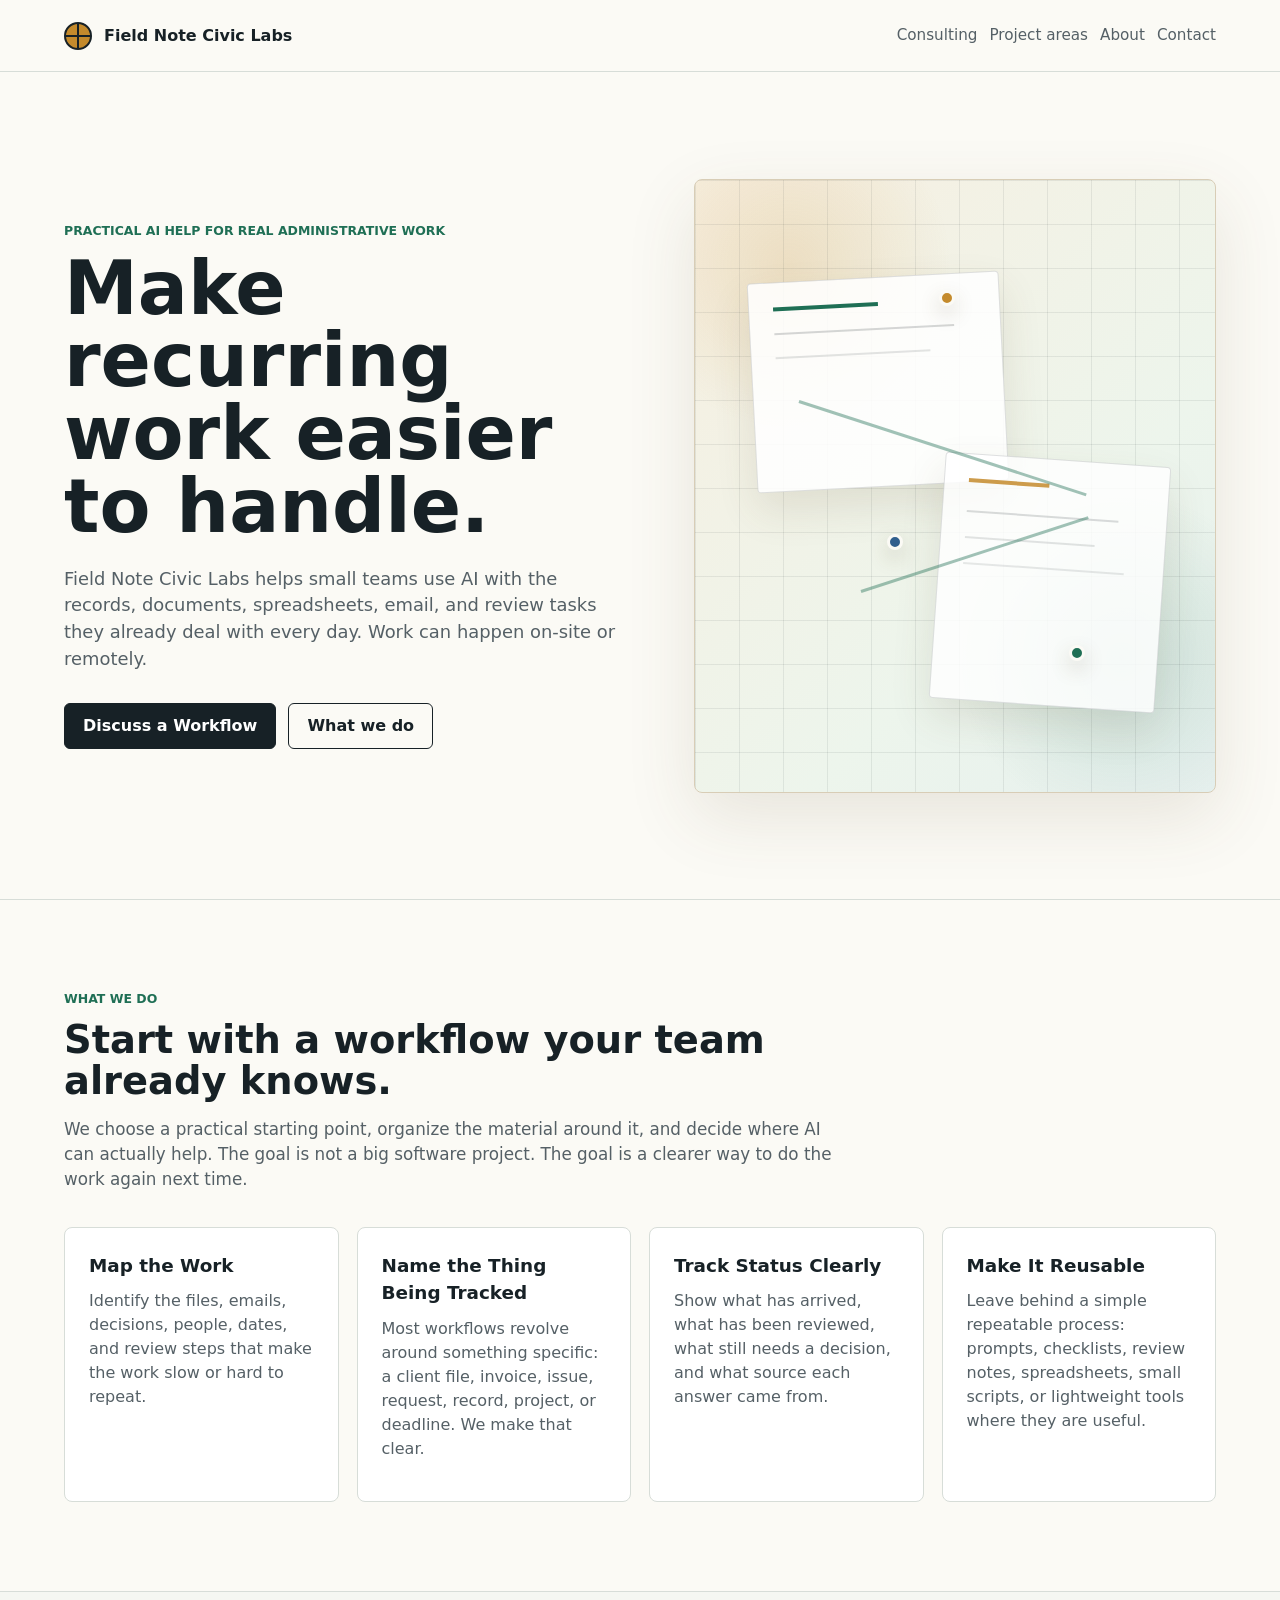
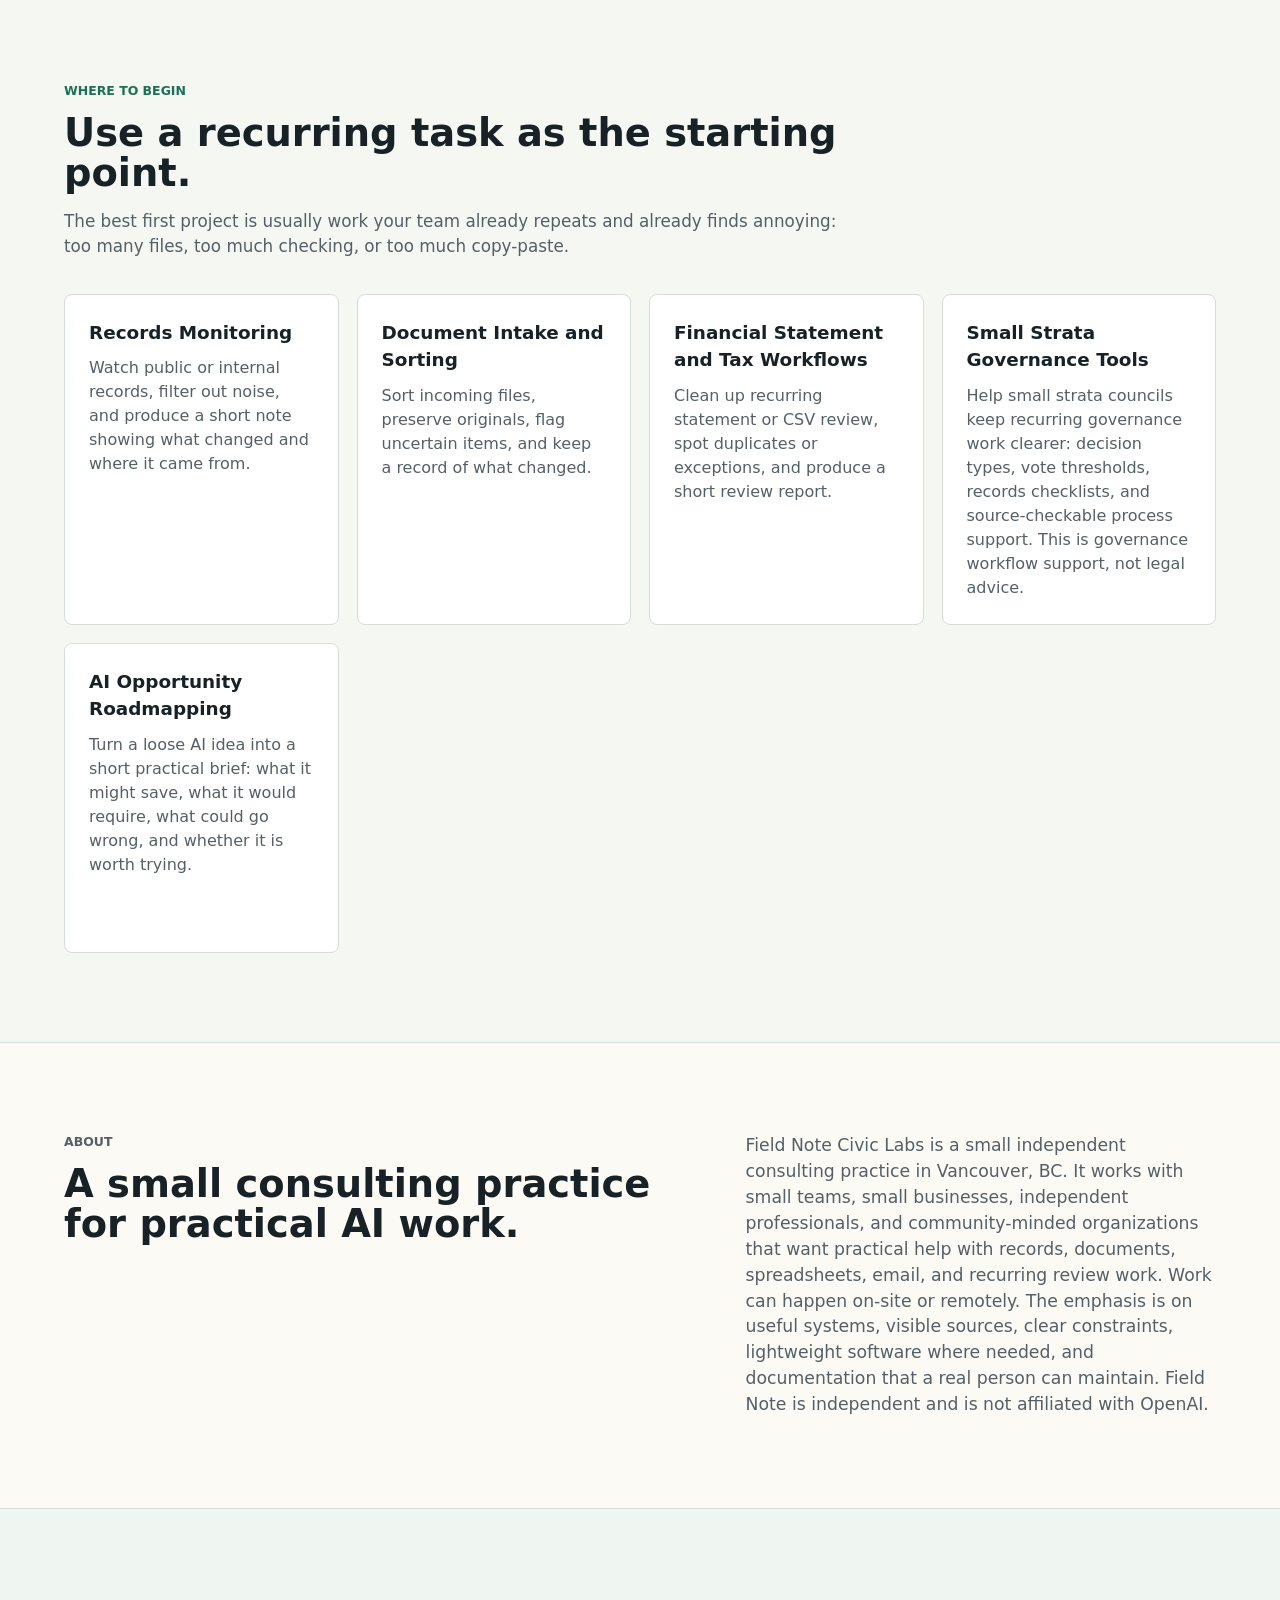
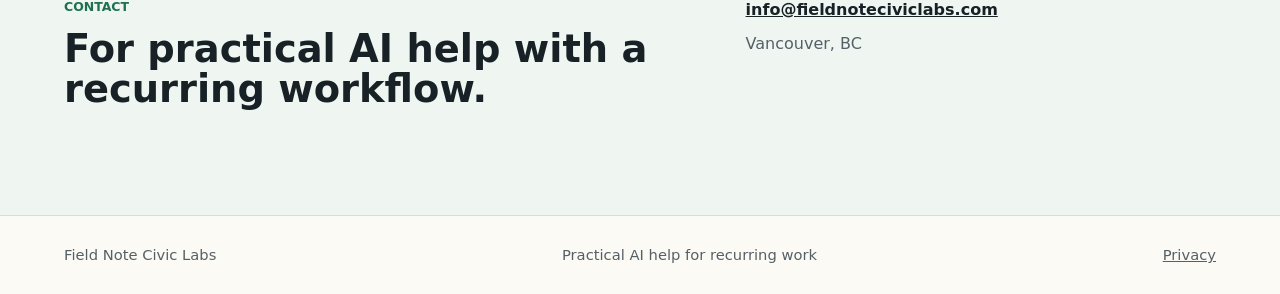
<file: index.html>
<!doctype html>
<html lang="en">
  <head>
    <meta charset="utf-8">
    <meta name="viewport" content="width=device-width, initial-scale=1">
    <title>Field Note Civic Labs | Practical AI workflow help</title>
    <meta
      name="description"
      content="Field Note Civic Labs helps small teams use AI on real administrative work, on-site or remotely: records, documents, spreadsheets, email, and recurring review tasks."
    >
    <meta property="og:title" content="Field Note Civic Labs">
    <meta
      property="og:description"
      content="Practical AI help, on-site or remote, for records, documents, spreadsheets, email, and recurring review work."
    >
    <meta property="og:type" content="website">
    <meta property="og:url" content="https://fieldnoteciviclabs.com/">
    <link rel="canonical" href="https://fieldnoteciviclabs.com/">
    <link rel="alternate" type="text/plain" href="https://fieldnoteciviclabs.com/llms.txt" title="AI-readable site summary">
    <link rel="alternate" type="application/json" href="https://fieldnoteciviclabs.com/site-index.json" title="Structured site index">
    <link rel="stylesheet" href="./styles.css">
    <meta name="fieldnote-analytics" content="disabled">
    <script src="./analytics.js?v=20260610" defer></script>
    <script type="application/ld+json">
      {
        "@context": "https://schema.org",
        "@graph": [
          {
            "@type": "WebSite",
            "@id": "https://fieldnoteciviclabs.com/#website",
            "name": "Field Note Civic Labs",
            "url": "https://fieldnoteciviclabs.com/",
            "description": "Practical AI help, on-site or remote, for records, documents, spreadsheets, email, and recurring review work.",
            "inLanguage": "en-CA",
            "publisher": {
              "@id": "https://fieldnoteciviclabs.com/#practice"
            }
          },
          {
            "@type": "ProfessionalService",
            "@id": "https://fieldnoteciviclabs.com/#practice",
            "name": "Field Note Civic Labs",
            "url": "https://fieldnoteciviclabs.com/",
            "email": "info@fieldnoteciviclabs.com",
            "description": "Field Note Civic Labs helps small teams use AI on real administrative work, on-site or remotely: records, documents, spreadsheets, email, and recurring review tasks.",
            "areaServed": {
              "@type": "Place",
              "name": "Vancouver, British Columbia"
            },
            "address": {
              "@type": "PostalAddress",
              "addressLocality": "Vancouver",
              "addressRegion": "BC",
              "addressCountry": "CA"
            },
            "knowsAbout": [
              "Civic technology",
              "Information design",
              "AI adoption",
              "Source-checkable AI workflows",
              "Records and paperwork workflows",
              "Document intake",
              "Workflow automation",
              "Small custom tools",
              "AI workflow review"
            ],
            "serviceType": [
              "Practical AI workflow help",
              "Workflow mapping",
              "Source-checkable review",
              "Document intake and sorting",
              "Records monitoring",
              "Lightweight internal tools",
              "AI opportunity review"
            ],
            "hasOfferCatalog": {
              "@type": "OfferCatalog",
              "name": "Field Note Civic Labs services",
              "itemListElement": [
                {
                  "@type": "Offer",
                  "itemOffered": {
                    "@type": "Service",
                    "name": "Workflow mapping",
                    "description": "Practical help choosing a starting workflow and mapping the files, emails, decisions, people, dates, and review steps around it."
                  }
                },
                {
                  "@type": "Offer",
                  "itemOffered": {
                    "@type": "Service",
                    "name": "Source-checkable review",
                    "description": "Help showing what arrived, what was reviewed, what still needs a decision, and what source each answer came from."
                  }
                },
                {
                  "@type": "Offer",
                  "itemOffered": {
                    "@type": "Service",
                    "name": "Reusable process design",
                    "description": "Simple repeatable processes using prompts, checklists, review notes, spreadsheets, small scripts, or lightweight tools where useful."
                  }
                }
              ]
            }
          }
        ]
      }
    </script>
  </head>
  <body>
    <header class="site-header">
      <a class="brand" href="./" aria-label="Field Note Civic Labs home">
        <span class="brand-mark" aria-hidden="true"></span>
        <span>Field Note Civic Labs</span>
      </a>
      <nav aria-label="Primary navigation">
        <a href="#services">Consulting</a>
        <a href="#projects">Project areas</a>
        <a href="#about">About</a>
        <a href="#contact">Contact</a>
      </nav>
    </header>

    <main>
      <section class="hero">
        <div class="hero-copy">
          <p class="eyebrow">Practical AI help for real administrative work</p>
          <h1>Make recurring work easier to handle.</h1>
          <p class="lede">
            Field Note Civic Labs helps small teams use AI with the records, documents,
            spreadsheets, email, and review tasks they already deal with every day. Work can happen
            on-site or remotely.
          </p>
          <div class="hero-actions" aria-label="Primary actions">
            <a class="button primary" href="#contact" data-track="hero_contact">Discuss a Workflow</a>
            <a class="button secondary" href="#services" data-track="hero_services">What we do</a>
          </div>
        </div>
        <div class="field-visual" aria-hidden="true">
          <div class="map-grid">
            <span class="pin pin-one"></span>
            <span class="pin pin-two"></span>
            <span class="pin pin-three"></span>
            <span class="route route-one"></span>
            <span class="route route-two"></span>
          </div>
        </div>
      </section>

      <section id="services" class="section">
        <div class="section-heading">
          <p class="eyebrow">What we do</p>
          <h2>Start with a workflow your team already knows.</h2>
          <p>
            We choose a practical starting point, organize the material around it, and decide where
            AI can actually help. The goal is not a big software project. The goal is a clearer way
            to do the work again next time.
          </p>
        </div>
        <div class="service-grid">
          <article>
            <h3>Map the Work</h3>
            <p>
              Identify the files, emails, decisions, people, dates, and review steps that make the
              work slow or hard to repeat.
            </p>
          </article>
          <article>
            <h3>Name the Thing Being Tracked</h3>
            <p>
              Most workflows revolve around something specific: a client file, invoice, issue,
              request, record, project, or deadline. We make that clear.
            </p>
          </article>
          <article>
            <h3>Track Status Clearly</h3>
            <p>
              Show what has arrived, what has been reviewed, what still needs a decision, and what
              source each answer came from.
            </p>
          </article>
          <article>
            <h3>Make It Reusable</h3>
            <p>
              Leave behind a simple repeatable process: prompts, checklists, review notes,
              spreadsheets, small scripts, or lightweight tools where they are useful.
            </p>
          </article>
        </div>
      </section>

      <section id="projects" class="section research-section">
        <div class="section-heading">
          <p class="eyebrow">Where to begin</p>
          <h2>Use a recurring task as the starting point.</h2>
          <p>
            The best first project is usually work your team already repeats and already finds
            annoying: too many files, too much checking, or too much copy-paste.
          </p>
        </div>
        <div class="project-grid">
          <article>
            <h3>Records Monitoring</h3>
            <p>
              Watch public or internal records, filter out noise, and produce a short note showing
              what changed and where it came from.
            </p>
          </article>
          <article>
            <h3>Document Intake and Sorting</h3>
            <p>
              Sort incoming files, preserve originals, flag uncertain items, and keep a record of
              what changed.
            </p>
          </article>
          <article>
            <h3>Financial Statement and Tax Workflows</h3>
            <p>
              Clean up recurring statement or CSV review, spot duplicates or exceptions, and
              produce a short review report.
            </p>
          </article>
          <article>
            <h3>Small Strata Governance Tools</h3>
            <p>
              Help small strata councils keep recurring governance work clearer: decision types,
              vote thresholds, records checklists, and source-checkable process support.
              This is governance workflow support, not legal advice.
            </p>
          </article>
          <article>
            <h3>AI Opportunity Roadmapping</h3>
            <p>
              Turn a loose AI idea into a short practical brief: what it might save, what it would
              require, what could go wrong, and whether it is worth trying.
            </p>
          </article>
        </div>
      </section>

      <section id="about" class="section split">
        <div>
          <p class="eyebrow">About</p>
          <h2>A small consulting practice for practical AI work.</h2>
        </div>
        <p>
          Field Note Civic Labs is a small independent consulting practice in Vancouver, BC. It
          works with small teams, small businesses, independent professionals, and community-minded
          organizations that want practical help with records, documents, spreadsheets, email, and
          recurring review work. Work can happen on-site or remotely. The emphasis is on useful systems, visible sources, clear
          constraints, lightweight software where needed, and documentation that a real person can
          maintain.
          Field Note is independent and is not affiliated with OpenAI.
        </p>
      </section>

      <section id="contact" class="section contact-band">
        <div>
          <p class="eyebrow">Contact</p>
          <h2>For practical AI help with a recurring workflow.</h2>
        </div>
        <address>
          <a href="mailto:info@fieldnoteciviclabs.com" data-track="contact_email">info@fieldnoteciviclabs.com</a>
          <span>Vancouver, BC</span>
        </address>
      </section>
    </main>

    <footer>
      <span>Field Note Civic Labs</span>
      <span>Practical AI help for recurring work</span>
      <a href="./privacy.html">Privacy</a>
    </footer>
  </body>
</html>
</file>
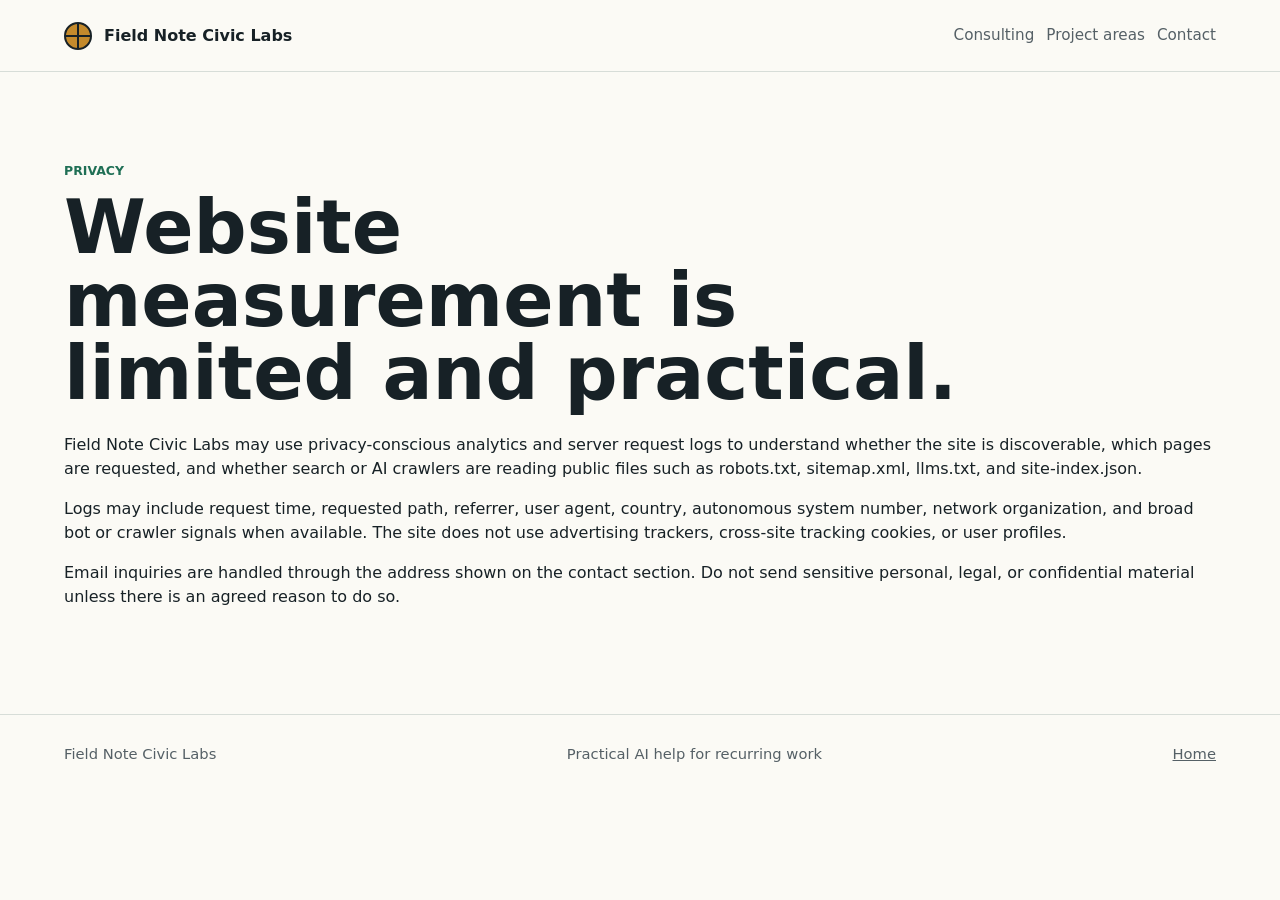
<file: privacy.html>
<!doctype html>
<html lang="en">
  <head>
    <meta charset="utf-8">
    <meta name="viewport" content="width=device-width, initial-scale=1">
    <title>Privacy | Field Note Civic Labs</title>
    <meta
      name="description"
      content="Privacy note for Field Note Civic Labs website analytics and request logging."
    >
    <link rel="canonical" href="https://fieldnoteciviclabs.com/privacy.html">
    <link rel="stylesheet" href="./styles.css">
  </head>
  <body>
    <header class="site-header">
      <a class="brand" href="./" aria-label="Field Note Civic Labs home">
        <span class="brand-mark" aria-hidden="true"></span>
        <span>Field Note Civic Labs</span>
      </a>
      <nav aria-label="Primary navigation">
        <a href="./#services">Consulting</a>
        <a href="./#projects">Project areas</a>
        <a href="./#contact">Contact</a>
      </nav>
    </header>

    <main>
      <section class="section text-page">
        <p class="eyebrow">Privacy</p>
        <h1>Website measurement is limited and practical.</h1>
        <p>
          Field Note Civic Labs may use privacy-conscious analytics and server request logs to
          understand whether the site is discoverable, which pages are requested, and whether search
          or AI crawlers are reading public files such as robots.txt, sitemap.xml, llms.txt, and
          site-index.json.
        </p>
        <p>
          Logs may include request time, requested path, referrer, user agent, country, autonomous
          system number, network organization, and broad bot or crawler signals when available. The
          site does not use advertising trackers, cross-site tracking cookies, or user profiles.
        </p>
        <p>
          Email inquiries are handled through the address shown on the contact section. Do not send
          sensitive personal, legal, or confidential material unless there is an agreed reason to do so.
        </p>
      </section>
    </main>

    <footer>
      <span>Field Note Civic Labs</span>
      <span>Practical AI help for recurring work</span>
      <a href="./">Home</a>
    </footer>
  </body>
</html>
</file>
<file: styles.css>
:root {
  color-scheme: light;
  --ink: #172126;
  --muted: #556066;
  --line: #d7ddd8;
  --paper: #fbfaf5;
  --wash: #eff5f1;
  --green: #1f6f55;
  --blue: #315f8d;
  --gold: #c48a2c;
  --white: #ffffff;
}

* {
  box-sizing: border-box;
}

html {
  scroll-behavior: smooth;
}

body {
  margin: 0;
  background: var(--paper);
  color: var(--ink);
  font-family:
    Inter, ui-sans-serif, system-ui, -apple-system, BlinkMacSystemFont, "Segoe UI", sans-serif;
  line-height: 1.5;
}

a {
  color: inherit;
}

.site-header {
  display: flex;
  align-items: center;
  justify-content: space-between;
  gap: 24px;
  min-height: 72px;
  padding: 18px clamp(20px, 5vw, 72px);
  border-bottom: 1px solid var(--line);
  background: rgba(251, 250, 245, 0.94);
  position: sticky;
  top: 0;
  z-index: 10;
  backdrop-filter: blur(12px);
}

.brand,
nav {
  display: flex;
  align-items: center;
  gap: 12px;
  flex-wrap: wrap;
}

.brand {
  text-decoration: none;
  font-weight: 700;
}

.brand-mark {
  width: 28px;
  height: 28px;
  border: 2px solid var(--ink);
  border-radius: 50%;
  background:
    linear-gradient(90deg, transparent 46%, var(--ink) 46% 54%, transparent 54%),
    linear-gradient(0deg, transparent 46%, var(--ink) 46% 54%, transparent 54%),
    var(--gold);
}

nav a {
  color: var(--muted);
  font-size: 0.95rem;
  text-decoration: none;
}

nav a:hover {
  color: var(--ink);
}

.hero {
  display: grid;
  grid-template-columns: minmax(0, 1.04fr) minmax(320px, 0.96fr);
  gap: clamp(32px, 5vw, 72px);
  align-items: center;
  min-height: calc(100svh - 72px);
  padding: clamp(48px, 7vw, 92px) clamp(20px, 5vw, 72px);
  border-bottom: 1px solid var(--line);
}

.hero-copy {
  max-width: 760px;
}

.eyebrow {
  margin: 0 0 12px;
  color: var(--green);
  font-size: 0.78rem;
  font-weight: 800;
  letter-spacing: 0;
  text-transform: uppercase;
}

h1,
h2,
h3,
p {
  margin-top: 0;
}

h1 {
  margin-bottom: 22px;
  font-size: clamp(2.45rem, 5.8vw, 5.8rem);
  line-height: 0.98;
  letter-spacing: 0;
  max-width: 900px;
}

h2 {
  margin-bottom: 16px;
  font-size: clamp(1.75rem, 3vw, 3.15rem);
  line-height: 1.05;
  letter-spacing: 0;
}

h3 {
  margin-bottom: 10px;
  font-size: 1.15rem;
}

.lede {
  max-width: 700px;
  color: var(--muted);
  font-size: clamp(1.05rem, 1.4vw, 1.28rem);
}

.hero-actions {
  display: flex;
  flex-wrap: wrap;
  gap: 12px;
  margin-top: 30px;
}

.button {
  display: inline-flex;
  align-items: center;
  justify-content: center;
  min-height: 46px;
  padding: 0 18px;
  border: 1px solid var(--ink);
  border-radius: 6px;
  font-weight: 700;
  text-decoration: none;
}

.button.primary {
  background: var(--ink);
  color: var(--white);
}

.button.secondary {
  background: transparent;
}

.field-visual {
  min-height: min(68svh, 620px);
  border: 1px solid #d8cdb6;
  border-radius: 8px;
  overflow: hidden;
  background:
    radial-gradient(circle at 18% 14%, rgba(196, 138, 44, 0.18), transparent 24%),
    radial-gradient(circle at 82% 78%, rgba(31, 111, 85, 0.15), transparent 26%),
    linear-gradient(135deg, #f7efe0, #edf5ec 64%, #e6f0ee);
  background-position: center;
  background-size: cover;
  box-shadow: 0 24px 70px rgba(92, 73, 42, 0.12);
}

.map-grid {
  position: relative;
  width: 100%;
  height: 100%;
  min-height: inherit;
  background-image:
    linear-gradient(rgba(23, 33, 38, 0.08) 1px, transparent 1px),
    linear-gradient(90deg, rgba(23, 33, 38, 0.08) 1px, transparent 1px);
  background-size: 44px 44px;
}

.map-grid::before,
.map-grid::after {
  position: absolute;
  border: 1px solid rgba(23, 33, 38, 0.14);
  border-radius: 4px;
  background: rgba(255, 255, 255, 0.82);
  box-shadow: 0 18px 42px rgba(92, 73, 42, 0.12);
  content: "";
}

.map-grid::before {
  top: 16%;
  left: 11%;
  width: 48%;
  height: 34%;
  transform: rotate(-3deg);
  background:
    linear-gradient(var(--green), var(--green)) 24px 24px / 42% 4px no-repeat,
    linear-gradient(rgba(23, 33, 38, 0.18), rgba(23, 33, 38, 0.18)) 24px 50px / 72% 2px no-repeat,
    linear-gradient(rgba(23, 33, 38, 0.12), rgba(23, 33, 38, 0.12)) 24px 74px / 62% 2px no-repeat,
    rgba(255, 255, 255, 0.86);
}

.map-grid::after {
  right: 10%;
  bottom: 14%;
  width: 43%;
  height: 40%;
  transform: rotate(4deg);
  background:
    linear-gradient(rgba(196, 138, 44, 0.85), rgba(196, 138, 44, 0.85)) 24px 24px / 36% 4px no-repeat,
    linear-gradient(rgba(23, 33, 38, 0.16), rgba(23, 33, 38, 0.16)) 24px 56px / 68% 2px no-repeat,
    linear-gradient(rgba(23, 33, 38, 0.12), rgba(23, 33, 38, 0.12)) 24px 82px / 58% 2px no-repeat,
    linear-gradient(rgba(23, 33, 38, 0.1), rgba(23, 33, 38, 0.1)) 24px 108px / 72% 2px no-repeat,
    rgba(255, 255, 255, 0.82);
}

.pin,
.route {
  position: absolute;
  display: block;
}

.pin {
  z-index: 2;
  width: 16px;
  height: 16px;
  border: 3px solid var(--paper);
  border-radius: 50%;
  background: var(--gold);
  box-shadow: 0 8px 20px rgba(92, 73, 42, 0.22);
}

.pin-one {
  top: 18%;
  left: 47%;
}

.pin-two {
  top: 58%;
  left: 37%;
  background: var(--blue);
}

.pin-three {
  top: 76%;
  left: 72%;
  background: var(--green);
}

.route {
  z-index: 1;
  height: 3px;
  transform-origin: left center;
  background: rgba(31, 111, 85, 0.42);
}

.route-one {
  top: 36%;
  left: 20%;
  width: 58%;
  transform: rotate(18deg);
}

.route-two {
  top: 67%;
  left: 32%;
  width: 46%;
  transform: rotate(-18deg);
}

.section {
  padding: clamp(48px, 7vw, 90px) clamp(20px, 5vw, 72px);
  border-bottom: 1px solid var(--line);
}

.section-heading {
  max-width: 780px;
  margin-bottom: 34px;
}

.section-heading p:not(.eyebrow) {
  color: var(--muted);
  font-size: 1.05rem;
}

.service-grid {
  display: grid;
  grid-template-columns: repeat(auto-fit, minmax(220px, 1fr));
  gap: 18px;
}

.service-grid article,
.project-grid article,
.audience-grid article {
  min-height: 180px;
  padding: 24px;
  border: 1px solid var(--line);
  border-radius: 8px;
  background: var(--white);
}

.service-grid p,
.project-grid p,
.audience-grid p,
.split p {
  color: var(--muted);
}

.audience-section {
  background: var(--wash);
}

.program-section {
  background: var(--white);
}

.program-layout {
  display: grid;
  grid-template-columns: minmax(280px, 0.62fr) minmax(320px, 1fr);
  gap: clamp(24px, 5vw, 60px);
  align-items: stretch;
}

.program-copy,
.engine-card {
  border: 1px solid var(--line);
  border-radius: 8px;
  background: var(--paper);
}

.program-copy {
  padding: 28px;
}

.engine-card {
  padding: 28px;
  background:
    linear-gradient(135deg, rgba(31, 111, 85, 0.08), transparent 46%),
    var(--paper);
}

.engine-card p:not(.eyebrow) {
  color: var(--muted);
}

.check-list {
  display: grid;
  gap: 12px;
  margin: 18px 0 0;
  padding: 0;
  color: var(--muted);
  list-style: none;
}

.check-list li {
  position: relative;
  padding-left: 24px;
}

.check-list li::before {
  position: absolute;
  top: 0.2em;
  left: 0;
  width: 10px;
  height: 10px;
  border: 2px solid var(--green);
  border-radius: 50%;
  content: "";
}

.pattern-panel {
  margin-top: 18px;
  padding: 22px;
  border: 1px solid var(--line);
  border-radius: 8px;
  background: var(--paper);
}

.pattern-heading {
  display: flex;
  align-items: end;
  justify-content: space-between;
  gap: 18px;
  margin-bottom: 16px;
}

.pattern-heading h3,
.pattern-heading p {
  margin-bottom: 0;
}

.pattern-heading p {
  color: var(--muted);
}

.pattern-flow {
  display: grid;
  grid-template-columns: repeat(5, minmax(0, 1fr));
  gap: 10px;
}

.pattern-step {
  position: relative;
  min-height: 178px;
  padding: 16px;
  border: 1px solid rgba(23, 33, 38, 0.12);
  border-radius: 8px;
  background: var(--white);
}

.pattern-step span {
  display: inline-grid;
  width: 30px;
  height: 30px;
  margin-bottom: 14px;
  place-items: center;
  border: 2px solid var(--ink);
  border-radius: 50%;
  background: var(--gold);
  color: var(--ink);
  font-weight: 800;
}

.pattern-step strong {
  display: block;
  margin-bottom: 8px;
  font-size: 1rem;
}

.pattern-step p {
  margin: 0;
  color: var(--muted);
  font-size: 0.92rem;
  line-height: 1.42;
}

.cycle-strip {
  display: flex;
  flex-wrap: wrap;
  gap: 8px;
  margin-top: 14px;
}

.cycle-strip span {
  padding: 7px 9px;
  border: 1px solid var(--line);
  border-radius: 6px;
  background: var(--white);
  color: var(--ink);
  font-size: 0.88rem;
  font-weight: 800;
}

.entity-examples {
  display: flex;
  flex-wrap: wrap;
  gap: 8px;
  margin-top: 14px;
}

.entity-examples span {
  padding: 7px 9px;
  border: 1px solid var(--line);
  border-radius: 6px;
  background: #f5f7f2;
  color: var(--muted);
  font-size: 0.9rem;
  font-weight: 700;
}

.source-strip {
  display: flex;
  align-items: center;
  justify-content: space-between;
  gap: 24px;
  margin-top: 18px;
  padding: 18px 22px;
  border: 1px solid var(--line);
  border-radius: 8px;
  background: #f5f7f2;
}

.source-strip p {
  max-width: 760px;
  margin: 0;
  color: var(--muted);
  font-size: 0.98rem;
}

.source-strip div {
  display: flex;
  flex-wrap: wrap;
  gap: 10px;
  justify-content: flex-end;
}

.source-strip a {
  padding: 8px 10px;
  border: 1px solid var(--line);
  border-radius: 6px;
  background: var(--white);
  color: var(--ink);
  font-size: 0.9rem;
  font-weight: 700;
  text-decoration: none;
}

.audience-grid {
  display: grid;
  grid-template-columns: repeat(auto-fit, minmax(240px, 1fr));
  gap: 18px;
}

.research-section {
  background: #f5f7f2;
}

.method-section {
  background: var(--white);
}

.method-list {
  display: grid;
  grid-template-columns: repeat(3, minmax(0, 1fr));
  gap: 12px;
  max-width: 980px;
  margin: 0;
  padding: 0;
  list-style: none;
}

.method-list li {
  min-height: 68px;
  padding: 16px 18px;
  border: 1px solid var(--line);
  border-radius: 8px;
  background: var(--paper);
  color: var(--muted);
  font-weight: 700;
}

.project-grid {
  display: grid;
  grid-template-columns: repeat(auto-fit, minmax(240px, 1fr));
  gap: 18px;
}

.project-grid article {
  display: flex;
  min-height: 310px;
  flex-direction: column;
}

.project-grid h3 {
  max-width: 18ch;
}

.project-grid p {
  margin-bottom: 0;
}

.split,
.contact-band {
  display: grid;
  grid-template-columns: minmax(0, 0.9fr) minmax(280px, 0.7fr);
  gap: clamp(28px, 6vw, 90px);
  align-items: start;
}

.split > p {
  margin: 0;
  font-size: 1.08rem;
}

.contact-band {
  background: var(--wash);
}

address {
  display: grid;
  gap: 10px;
  color: var(--muted);
  font-style: normal;
}

address a {
  color: var(--ink);
  font-weight: 800;
}

footer {
  display: flex;
  justify-content: space-between;
  gap: 18px;
  padding: 28px clamp(20px, 5vw, 72px);
  color: var(--muted);
  font-size: 0.92rem;
}

@media (max-width: 860px) {
  .site-header,
  footer {
    align-items: flex-start;
    flex-direction: column;
  }

  .hero,
  .program-layout,
  .split,
  .contact-band {
    grid-template-columns: 1fr;
  }

  .hero {
    min-height: auto;
  }

  .field-visual {
    min-height: 360px;
  }

  .service-grid,
  .audience-grid,
  .method-list,
  .project-grid {
    grid-template-columns: repeat(2, minmax(0, 1fr));
  }

  .project-grid article {
    min-height: auto;
  }

  .pattern-heading {
    align-items: flex-start;
    flex-direction: column;
  }

  .pattern-flow {
    grid-template-columns: repeat(2, minmax(0, 1fr));
  }

  .pattern-step {
    min-height: 160px;
  }

  .source-strip {
    align-items: flex-start;
    flex-direction: column;
  }

  .source-strip div {
    justify-content: flex-start;
  }
}

@media (max-width: 560px) {
  nav {
    width: 100%;
    justify-content: flex-start;
  }

  h1 {
    font-size: 2.35rem;
  }

  .project-grid {
    grid-template-columns: 1fr;
  }

  .service-grid,
  .audience-grid,
  .pattern-flow,
  .method-list {
    grid-template-columns: 1fr;
  }

  .pattern-step {
    min-height: auto;
  }
}
</file>
